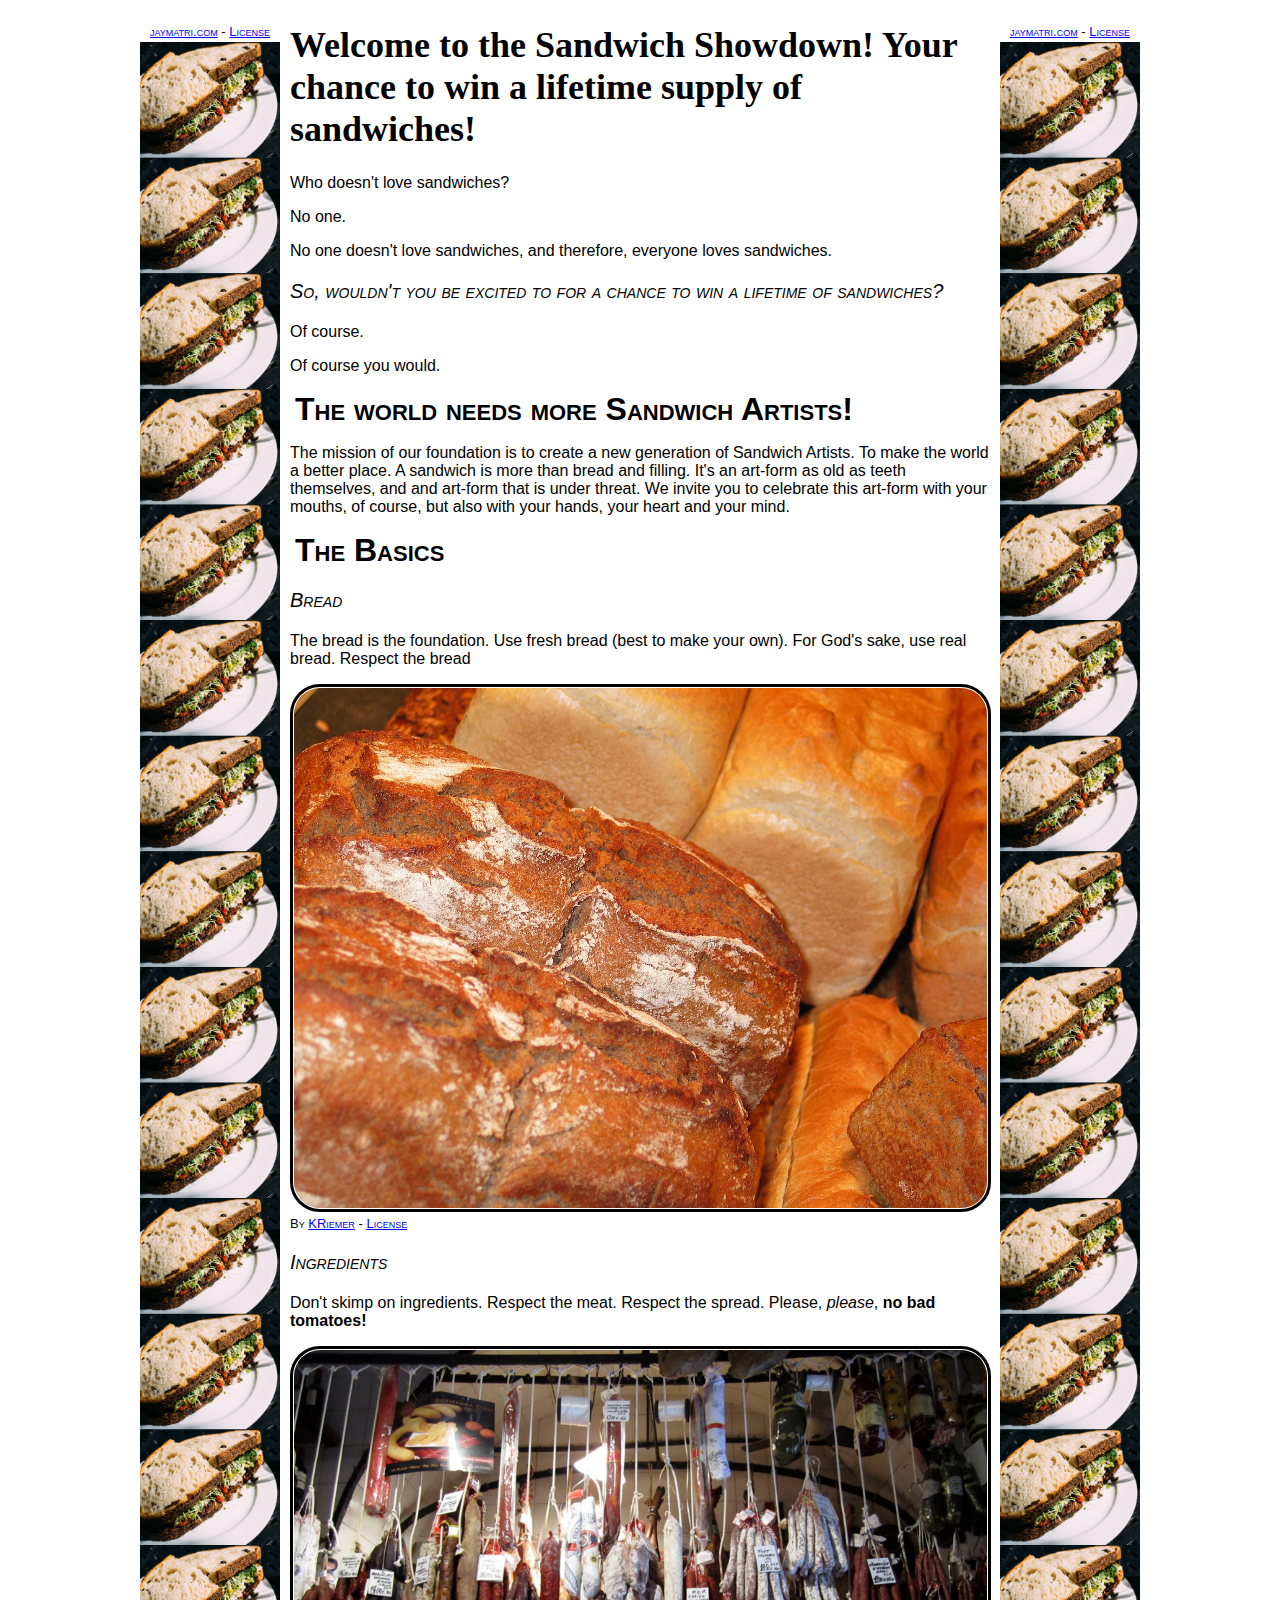
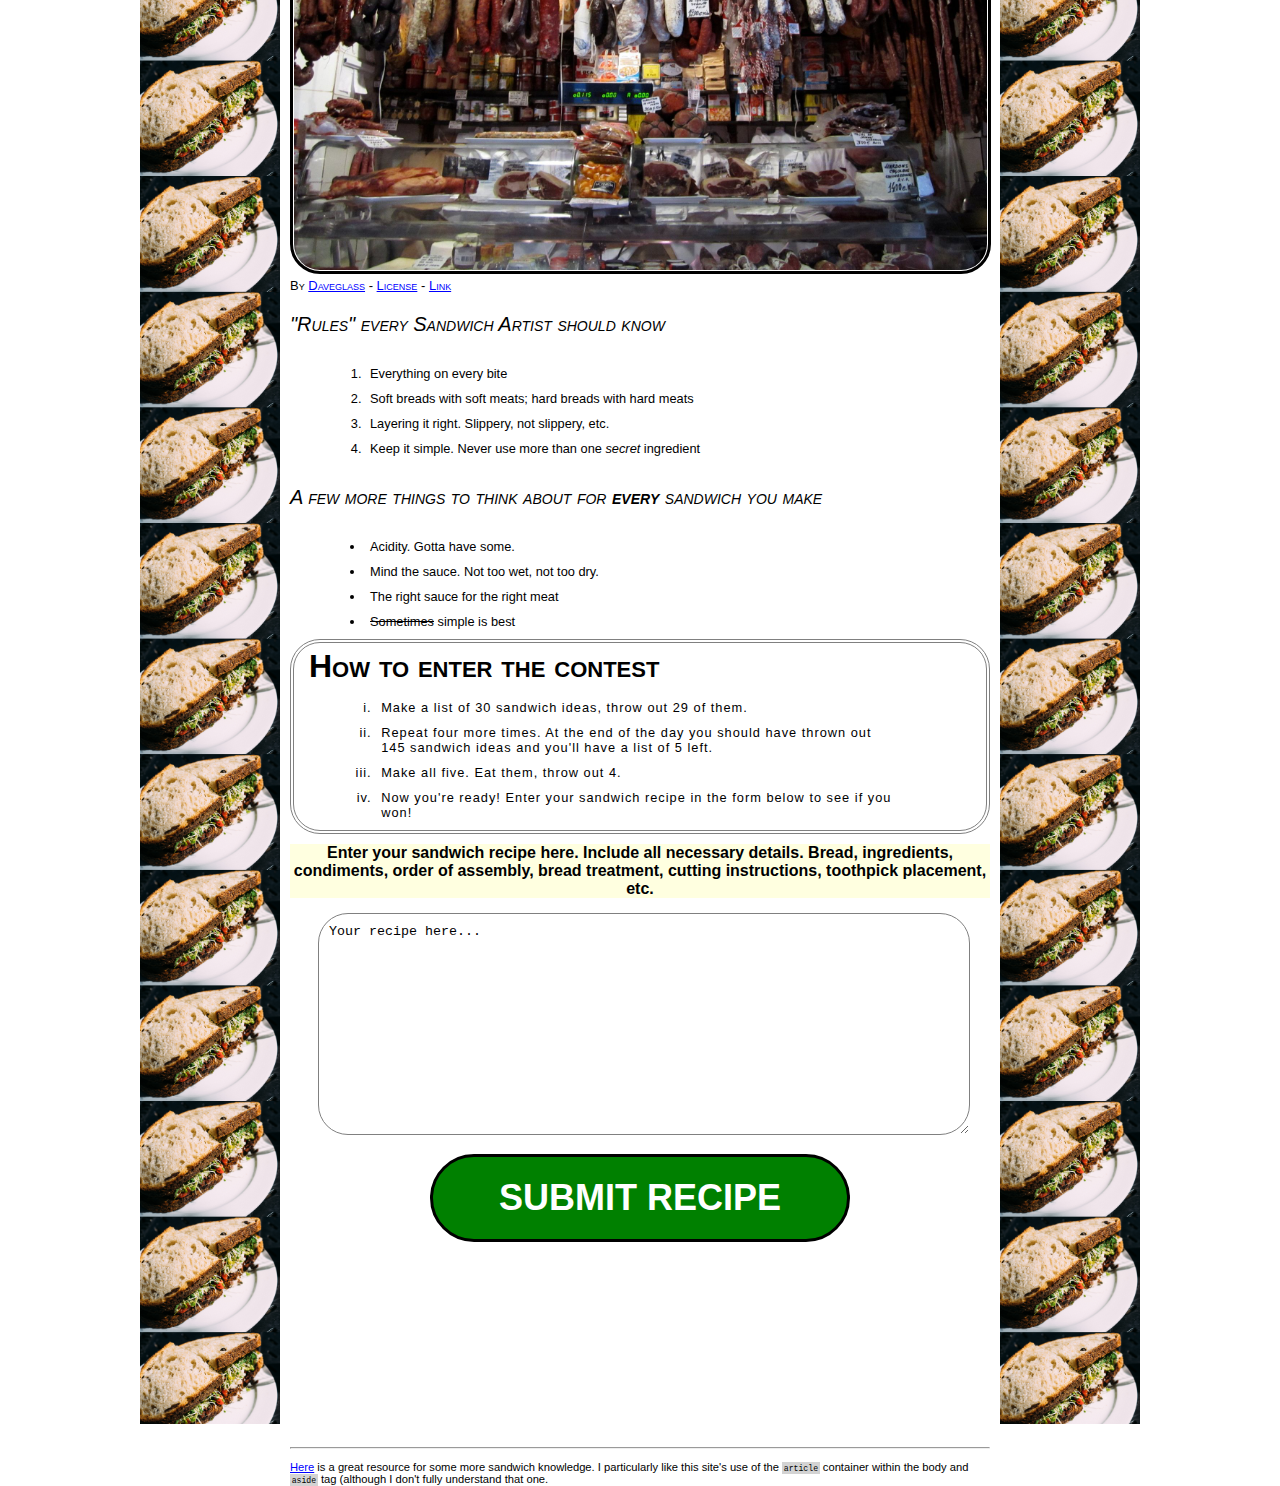
<file: index.html>
<!DOCTYPE html>
<html lang="en">
<head>
  <title>Sandwich Showdown</title>
  <link rel="stylesheet" type="text/css" href="styles.css">
</head>
<body id="index-body">
  <div id="background-left" class="image">
    <div class="background-image-license">
        <p><a href="jaymantri.com">jaymatri.com</a> - <a href="https://creativecommons.org/publicdomain/zero/1.0/">License </a></p>
    </div>
  </div>
  <div id="background-right" class="image">
    <div class="background-image-license">
        <p><a href="jaymantri.com">jaymatri.com</a> - <a href="https://creativecommons.org/publicdomain/zero/1.0/">License </a></p>
    </div>
  </div>
  <main id="index-main">
    <div id="welcome">
      <div id="welcome-body">
      <h1>Welcome to the Sandwich Showdown! Your chance to win a lifetime supply of sandwiches!</h1>
        <p>Who doesn't love sandwiches?</p>
        <p>No one.</p>
        <p>No one doesn't love sandwiches, and therefore, everyone loves sandwiches.</p>
      <h3>So, wouldn't you be excited to for a chance to win a lifetime of sandwiches?</h3>
        <p>Of course.</p>
        <p>Of course you would.</p>
      </div>
    </div>
    <div id="the-art-of-the-sandwich">
      <div id="intention">
        <h2>The world needs more Sandwich Artists!</h2>
        <p>The mission of our foundation is to create a new generation of Sandwich Artists. To make the world a better place. A sandwich is more than bread and filling. It's an art-form as old as teeth themselves, and and art-form that is under threat. We invite you to celebrate this art-form with your mouths, of course, but also with your hands, your heart and your mind.</p>
      </div>
      <div id="basics">
        <h2>The Basics</h2>
        <div id="bread">
          <h3>Bread</h3>
          <p>The bread is the foundation. Use fresh bread (best to make your own). For God's sake, use real bread. Respect the bread</p>
          <div class="image">
            <img src="images/bread.jpg" alt="bread">
            <p >By <a href="https://pixabay.com/en/bread-baker-bake-food-baked-goods-1747290/">KRiemer</a> - <a href="https://creativecommons.org/publicdomain/zero/1.0/deed.en">License</a></p>
          </div>
        </div>
        <div id="ingredients">  
          <h3>Ingredients</h3>
          <p>Don't skimp on ingredients. Respect the meat. Respect the spread. Please, <span class="em">please</span>, <span class="strong">no bad tomatoes!</span></p>
          <div class="image">
            <img src="images/La-pineda.jpg" alt="deli-cured-meats">
            <p>By <a href="//commons.wikimedia.org/w/index.php?title=User:Daveglass&amp;action=edit&amp;redlink=1" class="new" title="User:Daveglass (page does not exist)">Daveglass</a> - <a href="http://creativecommons.org/licenses/by/3.0" title="Creative Commons Attribution 3.0">License</a> - <a href="https://commons.wikimedia.org/w/index.php?curid=14960760">Link</a></p>
          </div>
        </div>
      </div>
      <div id="tips">
        <h3>"Rules" every Sandwich Artist should know</h3>
        <ol>
          <li>Everything on every bite</li>
          <li>Soft breads with soft meats; hard breads with hard meats</li>
          <li>Layering it right. Slippery, not slippery, etc. </li>
          <li>Keep it simple. Never use more than one <span class="em">secret</span> ingredient</li>
        </ol>
      </div>
      <div id="more-tips">
        <h3>A few more things to think about for <span class="strong">every</span> sandwich you make</h3>
        <ul>
          <li>Acidity. Gotta have some.</li>
          <li>Mind the sauce. Not too wet, not too dry.</li>
          <li>The right sauce for the right meat</li>
          <li><span class="strike">Sometimes</span> simple is best</li>
        </ul>
      </div>
    </div>
    <div id="contest-instructions">
      <h2>How to enter the contest</h2>
      <ol>
        <li>Make a list of 30 sandwich ideas, throw out 29 of them.</li>
        <li>Repeat four more times. At the end of the day you should have thrown out 145 sandwich ideas and you'll have a list of 5 left.</li>
        <li>Make all five. Eat them, throw out 4.</li>
        <li>Now you're ready! Enter your sandwich recipe in the form below to see if you won!</li>
      </ol>
    </div>
    <div id="contest-entry">
       <fieldset>
        <form name="sandwich" action="contest-results.html" method="get">
          <label> Enter your sandwich recipe here. Include all necessary details. Bread, ingredients, condiments, order of assembly, bread treatment, cutting instructions, toothpick placement, etc.</label>
          <textarea name=recipe>Your recipe here...</textarea>
          <br>
          <button type="Submit">SUBMIT RECIPE</button>
        </form>
      </fieldset>
    </div>
    <footer>
      <hr><p><a href="http://www.epicurious.com/expert-advice/how-to-build-layer-best-sandwich-article">Here</a> is a great resource for some more sandwich knowledge. I particularly like this site's use of the <span class="code">article</span> container within the body and <span class="code">aside</span> tag (although I don't fully understand that one.</p>
    </footer>
  </main>
</body>
</html>

<!--
Things to include:
  X - the basic HTML structure elements found on every HTML page
  some content that mixes header and paragraph tags
  X - at least one image
  X - at least two block-level elements that give semantic meaning to content
  X - a table or form (you can submit to httpbin if you like, or to the other page of your site)
  X - a list
  X - at least one additional page that is linked from index.html

sections
  - welcome w/ intention
      image of sandwich
  - the basics
      bread
        pic
      ingredients
        pic
      some tips
  - instructions
          make a list of 30 sandwich ideas, throw out 29 of them. do it again. at the end of the day you should have thrown out 145 sandwich ideas and you'll have a list of 5 left.
        make all five. eat them, throw out 4. now you're ready.
  - contest

Use form to have people enter contests -> link to contest results page.
Some rules of how to make a sandwich
  1. Everything on every bite
  2. Soft breads with soft meats, hard breads with hard meats
  3. Layering. slippery, not slippery, etc.
  4. keep it simple. never more than 1 "secret" ingredient

Some things to think about
  - acidity
  - over/under sauced
  - to dry?
  - sometimes simple is best


-->
</file>
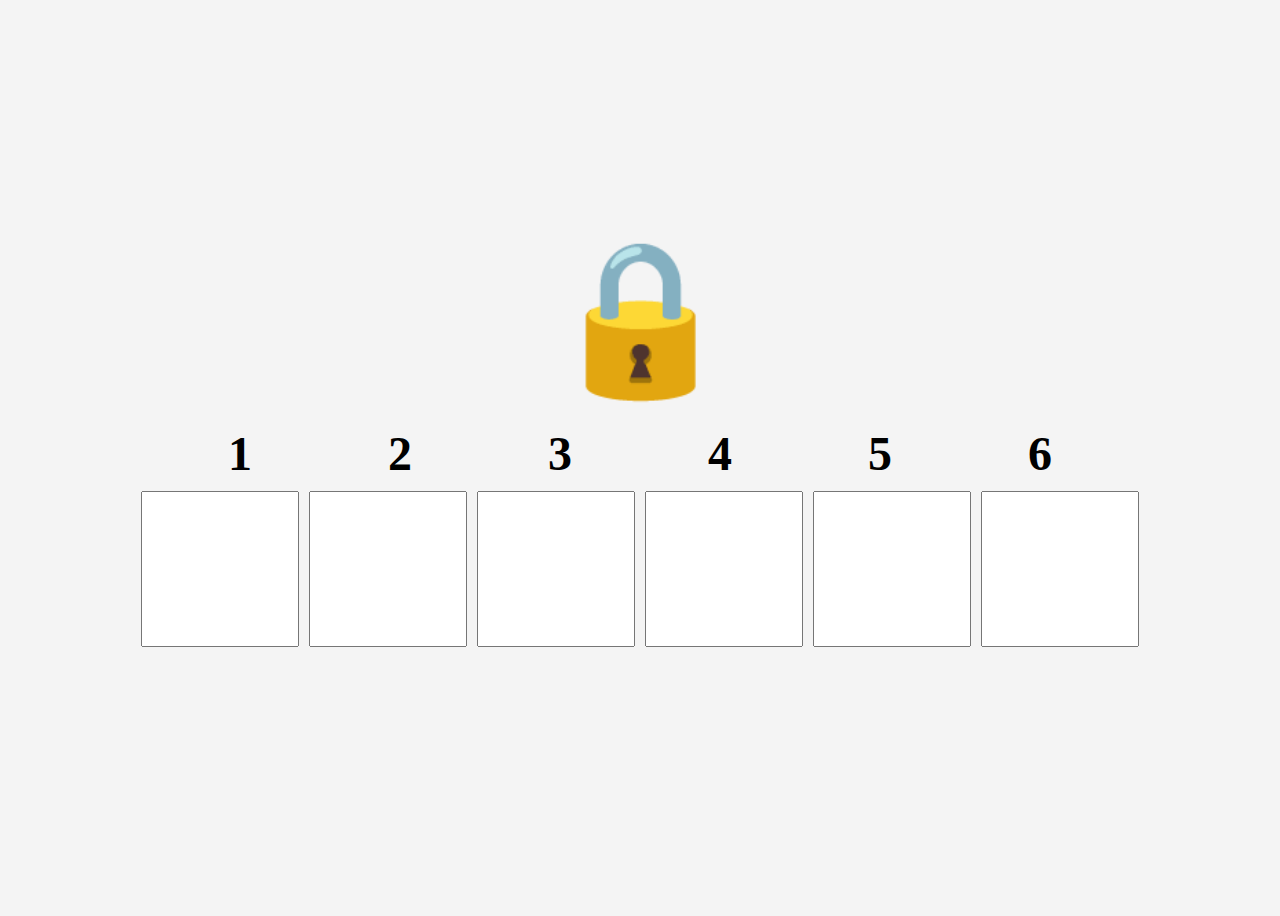
<file: caesar_padlock.html>
<!DOCTYPE html>
<html lang="en">
<head>
    <meta charset="UTF-8">
    <meta name="viewport" content="width=device-width, initial-scale=1.0">
    <title>Padlock Challenge</title>
    <style>
        body {
            display: flex;
            flex-direction: column;
            align-items: center;
            justify-content: center;
            height: 100vh;
            background-color: #f4f4f4;
        }
        #padlock {
            font-size: 150px;
            margin-bottom: 20px;
            transition: transform 0.5s ease-in-out;
        }
        .container {
            display: flex;
            gap: 10px;
            align-items: center;
            margin-bottom: 40px;
        }
        .label-container {
            display: flex;
            gap: 10px;
            margin-bottom: 10px;
        }
        .label {
            width: 150px;
            text-align: center;
            font-size: 48px;
            font-weight: bold;
        }
        .box {
            width: 150px;
            height: 150px;
            font-size: 48px;
            text-align: center;
        }
        #result {
            display: none;
            font-size: 64px;
            margin-top: 40px;
            font-weight: bold;
            text-align: center;
            width: calc(6 * 150px + 5 * 10px);
        }
        #extra-message {
            display: none;
            font-size: 64px;
            margin-top: 20px;
            font-weight: bold;
            text-align: center;
        }
        @keyframes explode {
            0% { opacity: 1; transform: scale(1); }
            100% { opacity: 0; transform: scale(5); }
        }
    </style>
</head>
<body>
    <div id="padlock">🔒</div>
    <div class="label-container">
        <div class="label">1</div>
        <div class="label">2</div>
        <div class="label">3</div>
        <div class="label">4</div>
        <div class="label">5</div>
        <div class="label">6</div>
    </div>
    <div class="container">
        <input type="number" class="box" min="0" max="99" data-correct="23">
        <input type="number" class="box" min="0" max="99" data-correct="18">
        <input type="number" class="box" min="0" max="99" data-correct="4">
        <input type="number" class="box" min="0" max="99" data-correct="10">
        <input type="number" class="box" min="0" max="99" data-correct="7">
        <input type="number" class="box" min="0" max="99" data-correct="13">
    </div>
    <div id="result">What do you call Tigers doing Math?</div>
    <div id="extra-message">j m q m w l a h v g g k d</div>
    <script>
        document.querySelectorAll('.box').forEach(box => {
            box.addEventListener('input', function() {
                if (this.value == this.dataset.correct) {
                    this.style.backgroundColor = 'lightgreen';
                    this.disabled = true;
                }
                checkUnlock();
            });
        });

        function checkUnlock() {
            if ([...document.querySelectorAll('.box')].every(box => box.disabled)) {
                let padlock = document.getElementById('padlock');
                padlock.textContent = '🎆 🔓 🎇';
                padlock.style.transform = 'scale(1.5)';
                setTimeout(() => {
                    padlock.style.transform = 'scale(1)';
                }, 500);
                document.getElementById('result').style.display = 'block';
                document.getElementById('extra-message').style.display = 'block';
            }
        }
    </script>
</body>
</html>
</file>
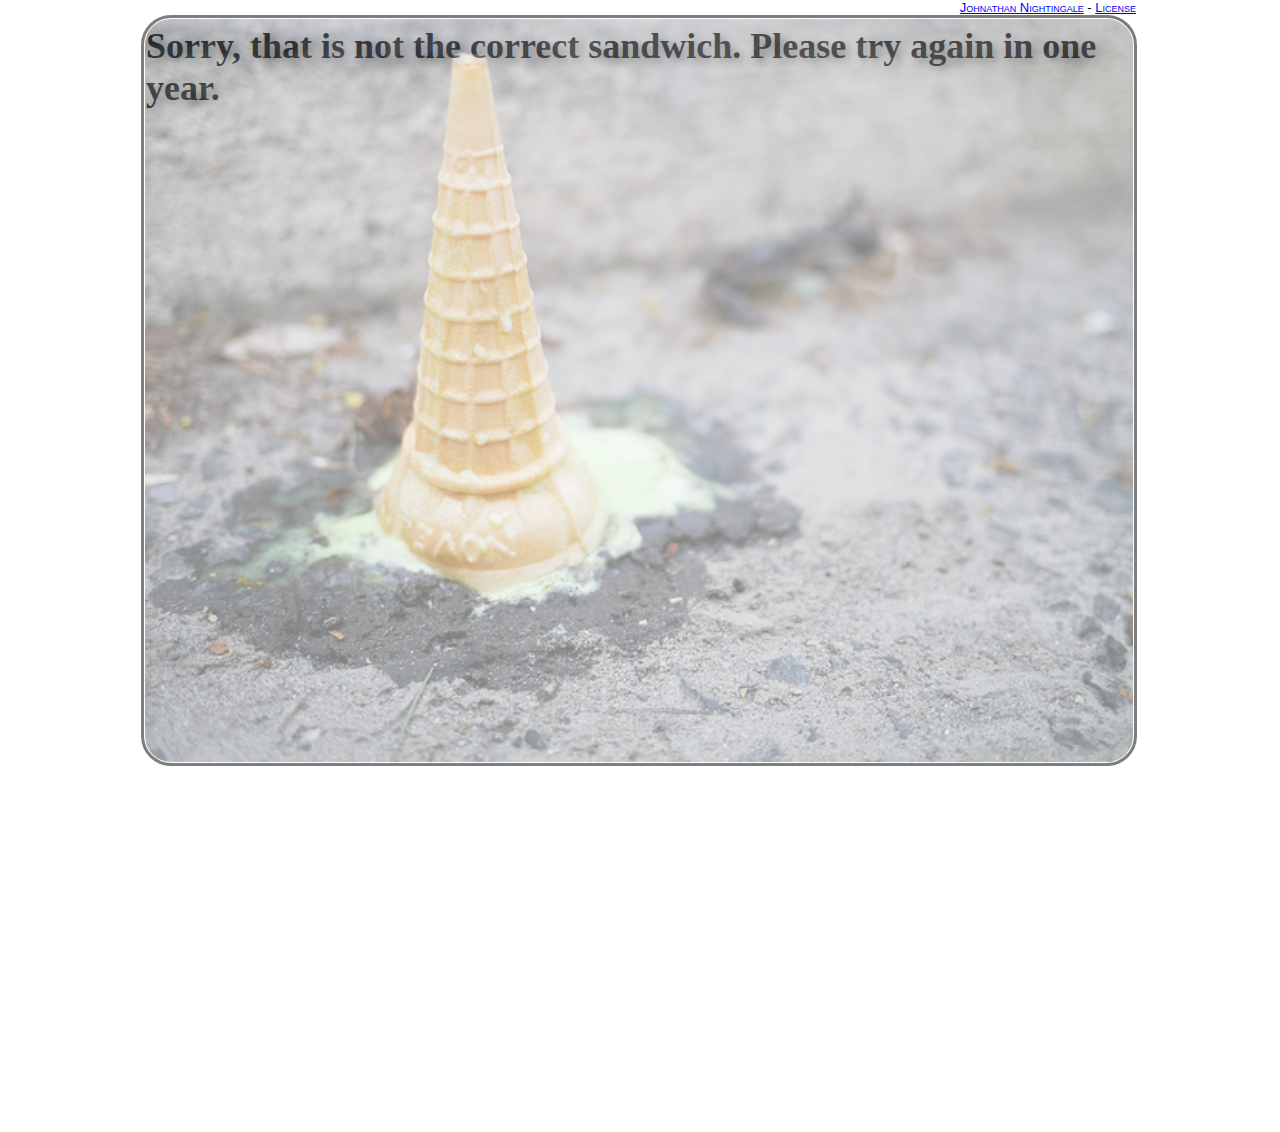
<file: contest-results.html>
<!DOCTYPE html>
<html>
<head>
  <title>Contest Results</title>
   <link rel="stylesheet" type="text/css" href="styles.css">
</head>
<body id="contest-results">
  <div class="image" id="icecream-credits">
    <p><a href="https://c1.staticflickr.com/9/8011/7356295658_c810209e1d_b.jpg">Johnathan Nightingale</a> - <a href="https://creativecommons.org/licenses/by-sa/2.0/">License</a></p>
  </div>
  <div id="contest-results-image" class="image">
    <img src="images/icecream.jpg" alt="dropped icecream">
    <div id="contest-results-text">
     <h1>Sorry, that is not the correct sandwich. Please try again in <strong>one</strong> year.</h1>
    </div>
  </div>
<!-- <div>
  figure out how to display what they entered in the form
  I don't believe it is possible using just html. set for to action=get, so now info passed into url..
  </div>-->

</body>
</html>
</file>
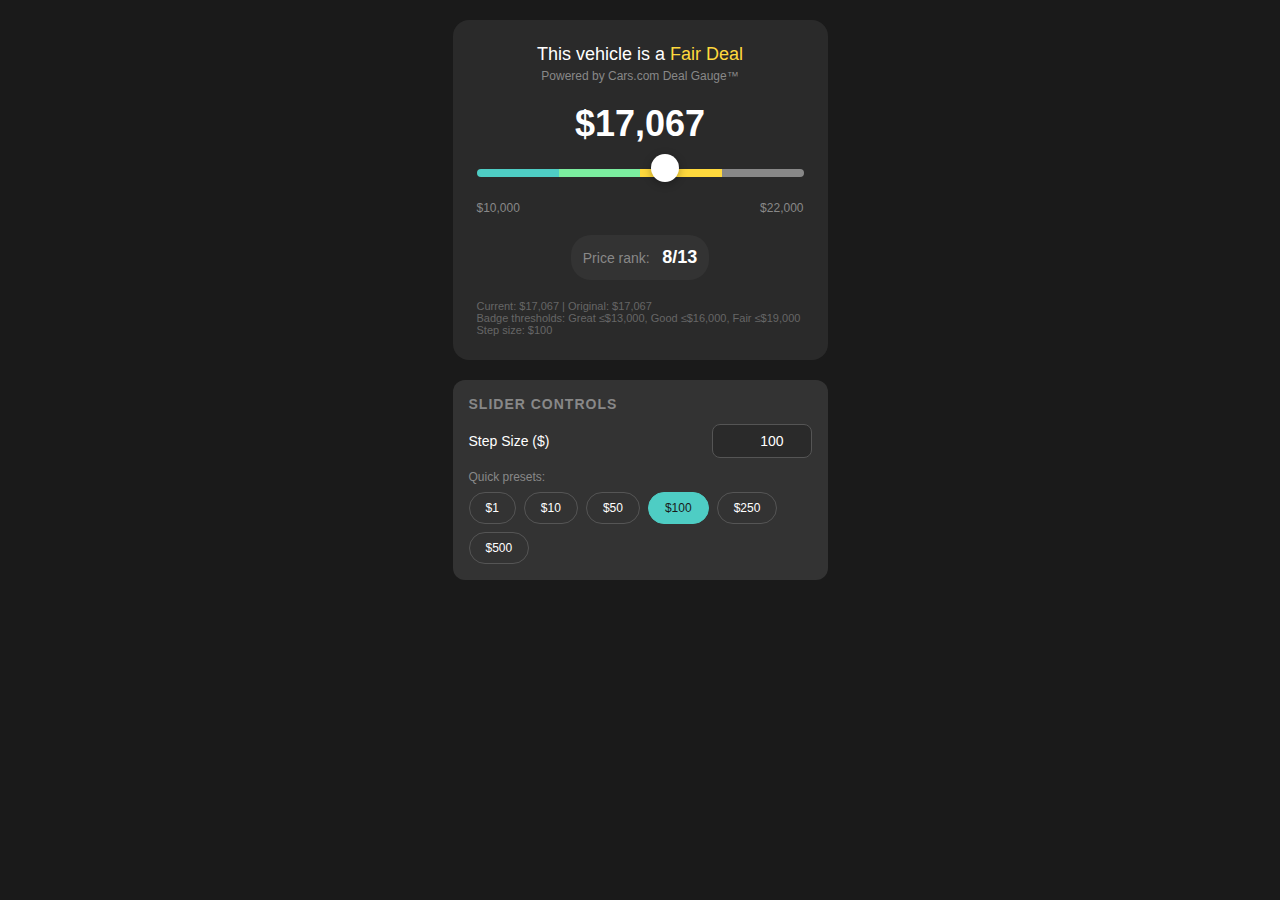
<file: price-slider-prototype.html>
<!DOCTYPE html>
<html lang="en">
<head>
  <meta charset="UTF-8">
  <meta name="viewport" content="width=device-width, initial-scale=1.0, maximum-scale=1.0, user-scalable=no">
  <title>Price Slider Prototype</title>
  <style>
    * {
      box-sizing: border-box;
      margin: 0;
      padding: 0;
    }

    body {
      font-family: -apple-system, BlinkMacSystemFont, 'Segoe UI', Roboto, sans-serif;
      background: #1a1a1a;
      color: white;
      min-height: 100vh;
      display: flex;
      flex-direction: column;
      align-items: center;
      padding: 20px;
    }

    .container {
      width: 100%;
      max-width: 375px;
      background: #2a2a2a;
      border-radius: 16px;
      padding: 24px;
      margin-bottom: 20px;
    }

    .badge {
      text-align: center;
      margin-bottom: 8px;
    }

    .badge-text {
      font-size: 18px;
      font-weight: 500;
    }

    .badge-subtitle {
      font-size: 12px;
      color: #888;
      margin-top: 4px;
    }

    .price-display {
      text-align: center;
      margin: 20px 0;
    }

    .current-price {
      font-size: 36px;
      font-weight: 700;
    }

    .price-difference {
      font-size: 16px;
      margin-top: 4px;
    }

    .price-difference.positive {
      color: #ff6b6b;
    }

    .price-difference.negative {
      color: #4ecdc4;
    }

    .slider-container {
      margin: 24px 0;
      position: relative;
    }

    .slider-track {
      height: 8px;
      background: linear-gradient(to right, 
        #4ecdc4 0%, 
        #4ecdc4 var(--great-pos), 
        #7bed9f var(--great-pos), 
        #7bed9f var(--good-pos), 
        #ffd93d var(--good-pos), 
        #ffd93d var(--fair-pos), 
        #888 var(--fair-pos), 
        #888 100%
      );
      border-radius: 4px;
      position: relative;
    }

    .slider-input {
      -webkit-appearance: none;
      appearance: none;
      width: 100%;
      height: 8px;
      background: transparent;
      position: absolute;
      top: 0;
      left: 0;
      cursor: pointer;
    }

    .slider-input::-webkit-slider-thumb {
      -webkit-appearance: none;
      appearance: none;
      width: 28px;
      height: 28px;
      background: white;
      border-radius: 50%;
      cursor: pointer;
      box-shadow: 0 2px 8px rgba(0,0,0,0.3);
      margin-top: -10px;
    }

    .slider-input::-moz-range-thumb {
      width: 28px;
      height: 28px;
      background: white;
      border-radius: 50%;
      cursor: pointer;
      box-shadow: 0 2px 8px rgba(0,0,0,0.3);
      border: none;
    }

    .slider-labels {
      display: flex;
      justify-content: space-between;
      margin-top: 8px;
      font-size: 12px;
      color: #888;
    }

    .price-rank {
      text-align: center;
      margin-top: 20px;
      padding: 12px;
      background: #333;
      border-radius: 20px;
      display: inline-block;
    }

    .price-rank-label {
      font-size: 14px;
      color: #888;
    }

    .price-rank-value {
      font-size: 18px;
      font-weight: 600;
      margin-left: 8px;
    }

    .rank-container {
      text-align: center;
    }

    /* Controls section */
    .controls {
      width: 100%;
      max-width: 375px;
      background: #333;
      border-radius: 12px;
      padding: 16px;
    }

    .controls h3 {
      font-size: 14px;
      color: #888;
      margin-bottom: 12px;
      text-transform: uppercase;
      letter-spacing: 1px;
    }

    .control-row {
      display: flex;
      align-items: center;
      justify-content: space-between;
      margin-bottom: 12px;
    }

    .control-row label {
      font-size: 14px;
    }

    .control-row input {
      width: 100px;
      padding: 8px 12px;
      border: 1px solid #555;
      border-radius: 8px;
      background: #2a2a2a;
      color: white;
      font-size: 14px;
      text-align: right;
    }

    .preset-buttons {
      display: flex;
      gap: 8px;
      flex-wrap: wrap;
    }

    .preset-btn {
      padding: 8px 16px;
      border: 1px solid #555;
      border-radius: 20px;
      background: transparent;
      color: white;
      font-size: 12px;
      cursor: pointer;
      transition: all 0.2s;
    }

    .preset-btn:hover {
      background: #444;
    }

    .preset-btn.active {
      background: #4ecdc4;
      border-color: #4ecdc4;
      color: #1a1a1a;
    }

    /* Badge colors */
    .badge-great { color: #4ecdc4; }
    .badge-good { color: #7bed9f; }
    .badge-fair { color: #ffd93d; }
    .badge-none { color: #888; }

    .debug-info {
      margin-top: 20px;
      font-size: 11px;
      color: #666;
      text-align: left;
    }
  </style>
</head>
<body>
  <div class="container">
    <div class="badge">
      <div class="badge-text" id="badgeText">This vehicle is a <span id="badgeLabel">Fair Deal</span></div>
      <div class="badge-subtitle">Powered by Cars.com Deal Gauge™</div>
    </div>

    <div class="price-display">
      <div class="current-price" id="currentPrice">$17,000</div>
      <div class="price-difference" id="priceDifference"></div>
    </div>

    <div class="slider-container">
      <div class="slider-track" id="sliderTrack"></div>
      <input type="range" class="slider-input" id="priceSlider" 
             min="10000" max="22000" value="17000" step="1">
    </div>
    <div class="slider-labels">
      <span>$10,000</span>
      <span>$22,000</span>
    </div>

    <div class="rank-container">
      <div class="price-rank">
        <span class="price-rank-label">Price rank:</span>
        <span class="price-rank-value" id="priceRank">8/13</span>
      </div>
    </div>

    <div class="debug-info" id="debugInfo"></div>
  </div>

  <div class="controls">
    <h3>Slider Controls</h3>
    
    <div class="control-row">
      <label>Step Size ($)</label>
      <input type="number" id="stepSize" value="100" min="1" max="1000">
    </div>

    <div style="margin-bottom: 8px; font-size: 12px; color: #888;">Quick presets:</div>
    <div class="preset-buttons">
      <button class="preset-btn" data-step="1">$1</button>
      <button class="preset-btn" data-step="10">$10</button>
      <button class="preset-btn" data-step="50">$50</button>
      <button class="preset-btn active" data-step="100">$100</button>
      <button class="preset-btn" data-step="250">$250</button>
      <button class="preset-btn" data-step="500">$500</button>
    </div>
  </div>

  <script>
    // === HARDCODED DATA (will come from server) ===
    const THRESHOLDS = {
      min: 10000,
      great: 13000,
      good: 16000,
      fair: 19000,
      max: 22000
    };

    const ORIGINAL_PRICE = 17067;
    const ORIGINAL_BADGE = 'FAIR';

    // Comparable vehicle prices for ranking
    const PRICE_RANK_LIST = [5000, 6000, 6500, 7000, 11000, 12000, 15000, 18000, 19000, 22000, 23000, 23333, 24000];

    // === DOM ELEMENTS ===
    const slider = document.getElementById('priceSlider');
    const currentPriceEl = document.getElementById('currentPrice');
    const priceDifferenceEl = document.getElementById('priceDifference');
    const badgeLabelEl = document.getElementById('badgeLabel');
    const priceRankEl = document.getElementById('priceRank');
    const stepSizeInput = document.getElementById('stepSize');
    const sliderTrack = document.getElementById('sliderTrack');
    const debugInfoEl = document.getElementById('debugInfo');
    const presetButtons = document.querySelectorAll('.preset-btn');

    // === HELPER FUNCTIONS ===
    function formatPrice(price) {
      return '$' + price.toLocaleString();
    }

    function getBadge(price) {
      if (price <= THRESHOLDS.great) {
        return { label: 'Great Deal', class: 'badge-great' };
      } else if (price <= THRESHOLDS.good) {
        return { label: 'Good Deal', class: 'badge-good' };
      } else if (price <= THRESHOLDS.fair) {
        return { label: 'Fair Deal', class: 'badge-fair' };
      } else {
        return { label: 'Not Badged', class: 'badge-none' };
      }
    }

    function calculatePriceRank(price) {
      // Count how many prices in the list are >= current price
      // Lower rank = better deal
      const sortedPrices = [...PRICE_RANK_LIST].sort((a, b) => a - b);
      
      // Find position where this price would rank
      let rank = 1;
      for (const p of sortedPrices) {
        if (price > p) {
          rank++;
        } else {
          break;
        }
      }
      
      return { rank, total: sortedPrices.length };
    }

    function updateSliderTrackGradient() {
      const range = THRESHOLDS.max - THRESHOLDS.min;
      const greatPos = ((THRESHOLDS.great - THRESHOLDS.min) / range * 100).toFixed(1);
      const goodPos = ((THRESHOLDS.good - THRESHOLDS.min) / range * 100).toFixed(1);
      const fairPos = ((THRESHOLDS.fair - THRESHOLDS.min) / range * 100).toFixed(1);
      
      sliderTrack.style.setProperty('--great-pos', greatPos + '%');
      sliderTrack.style.setProperty('--good-pos', goodPos + '%');
      sliderTrack.style.setProperty('--fair-pos', fairPos + '%');
    }

    function updateDisplay(price) {
      // Update price
      currentPriceEl.textContent = formatPrice(price);

      // Update difference
      const diff = price - ORIGINAL_PRICE;
      if (diff > 0) {
        priceDifferenceEl.textContent = '+' + formatPrice(diff);
        priceDifferenceEl.className = 'price-difference positive';
      } else if (diff < 0) {
        priceDifferenceEl.textContent = '-' + formatPrice(Math.abs(diff));
        priceDifferenceEl.className = 'price-difference negative';
      } else {
        priceDifferenceEl.textContent = '';
        priceDifferenceEl.className = 'price-difference';
      }

      // Update badge
      const badge = getBadge(price);
      badgeLabelEl.textContent = badge.label;
      badgeLabelEl.className = badge.class;

      // Update rank
      const { rank, total } = calculatePriceRank(price);
      priceRankEl.textContent = `${rank}/${total}`;

      // Debug info
      debugInfoEl.innerHTML = `
        Current: ${formatPrice(price)} | Original: ${formatPrice(ORIGINAL_PRICE)}<br>
        Badge thresholds: Great ≤${formatPrice(THRESHOLDS.great)}, Good ≤${formatPrice(THRESHOLDS.good)}, Fair ≤${formatPrice(THRESHOLDS.fair)}<br>
        Step size: $${slider.step}
      `;
    }

    function updateStepSize(step) {
      step = Math.max(1, Math.min(1000, parseInt(step) || 100));
      slider.step = step;
      stepSizeInput.value = step;

      // Snap current value to new step
      const currentVal = parseInt(slider.value);
      const snappedVal = Math.round(currentVal / step) * step;
      slider.value = Math.max(THRESHOLDS.min, Math.min(THRESHOLDS.max, snappedVal));
      updateDisplay(parseInt(slider.value));

      // Update preset button states
      presetButtons.forEach(btn => {
        btn.classList.toggle('active', parseInt(btn.dataset.step) === step);
      });
    }

    // === EVENT LISTENERS ===
    slider.addEventListener('input', (e) => {
      updateDisplay(parseInt(e.target.value));
    });

    stepSizeInput.addEventListener('change', (e) => {
      updateStepSize(e.target.value);
    });

    stepSizeInput.addEventListener('keyup', (e) => {
      if (e.key === 'Enter') {
        updateStepSize(e.target.value);
      }
    });

    presetButtons.forEach(btn => {
      btn.addEventListener('click', () => {
        updateStepSize(btn.dataset.step);
      });
    });

    // === INITIALIZE ===
    updateSliderTrackGradient();
    updateStepSize(100);
    updateDisplay(ORIGINAL_PRICE);
  </script>
</body>
</html>
</file>
<file: styles.css>
/* all pages */

body {
font-family: "Helvetica", Helvetica, sans-serif;
max-width: 1000px;
margin-left: auto;
margin-right: auto;
}

h1 {
font-family: cursive;
font-size: 2.25em;
font-weight: bold;
}

h2 {
font-variant:small-caps; 
font-size: 2em;
margin: 5px;


}

h3 {
font-variant: small-caps;
font-size: 1.25em; 
font-style: italic;
font-weight: normal;
}

.em {
font-style: italic;
}

.strong {
font-weight: bold;
}

.strike {
text-decoration: line-through;
}

.code {
font-family: monospace;
font-size: 90%;
background-color: lightgrey;
padding: .2em;
}

a:link {color: blue}
a:visited {color: purple}
a:hover {background-color: lightyellow}

.image p{
/*formating for image credits*/
font-variant: small-caps;
margin: 0px;
font-size: small;
}

ul, ol {
margin: 0px 10%;
padding: 5px;
}

li {
padding: 5px;
font-size: 80%;
}

fieldset {
border:none;
margin:0px;
padding:0px;
}
form>label {
font-weight:bold;
margin-bottom: 15px;
display: block;
text-align: center;
background-color: lightyellow;
}

textarea {
margin-left:4%;
margin-right:4%;
width: 90%;
height: 200px;
border-radius: 30px;
padding:10px;
border-color: grey;
}

button {
background-color: green;
text-align: center;
font-size:36px;
font-weight:bold;
color:white;
border:3px solid black;
border-radius: 60px;
padding: 20px 40px;
margin-left:20%;
margin-top:15px;
width: 60%;
}

footer {
font-size: 70%;
position: relative;
top: 200px;
}

@media screen and (max-width: 260px) {
div#icecream-credits {
  display:none;
}
}

@media screen and (max-width: 400px) {
h1 {
  font-size:1.75em;
}
}

@media screen and (max-width: 500px) {
#index-body div.image {
  display:none;
}
}


/* homepage */

#index-main {
width: 70%;
margin-right:auto;
margin-left:auto;
}

@media screen and (max-width:835px) {
main#index-main {
  width:50%;
}
}

.background-image-license {
background:white;
height:18px;
text-align: center;
}

[id^="background"] {
width: 14%;
min-width: 125px;
padding-bottom:100%;
min-height:2000px; /*this is a bit of a cop out. couldn't figure out how to get the right fluid height for this*/
background-image: url("images/bread-food-salad-sandwich.jpg");
background-repeat: repeat-y;
background-size:100%,auto;
background-position: 0px 18px;
}

#background-left { 
float:left;
}

#background-right {
float:right;
} 

.image img{
max-width:99%;
height: auto;
padding: 1px;
border: 3px solid black;
border-radius:30px;
margin:auto;
}

#contest-instructions {
border:4px double grey;
border-radius: 30px;
padding: 0px 10px;
margin-bottom:10px;
}

#contest-instructions ol{
list-style-type: lower-roman;
}

#contest-instructions li{
letter-spacing: 1px;
}

/*results page */

#contest-results {
margin:0px auto 0px auto;
}

#contest-results-image{
border: 1px solid white; /* Don't understand why i can't remove this border without messing things up*/
margin:0px;
padding:0px;
position: relative;
}

#contest-results-image img{
position: absolute;
top:14px;
left:0;
width: 100%;
height: auto;
opacity: .5;
}

#contest-results-text {
text-shadow: 4px 4px 10px grey;
padding: 0% 0% 100% 0%;
margin:0px 5px 0px 5px;
}

#icecream-credits {
float: right;
margin: 0px 4px;
}

/*
x Different font for h1
x style image credits as class
x padding and border on images
x background image on results page
x center body
x center images w/in body
x different color for visited links
x move top image to left and right rail. 
x   add margin. fix credits (vertical?). fixed position for div?
x change formating for footer
x style contest entry list
x rip all styling out of html, replace in css

Padding and border added to at least one element
Margin added to at least one element
At least one centered element (a footer message can be nice for this)
A background image on at least one element
A different font on at least one element
A few elements styled using a class
A different color for visited links
An element styled with an ID
*/
</file>
